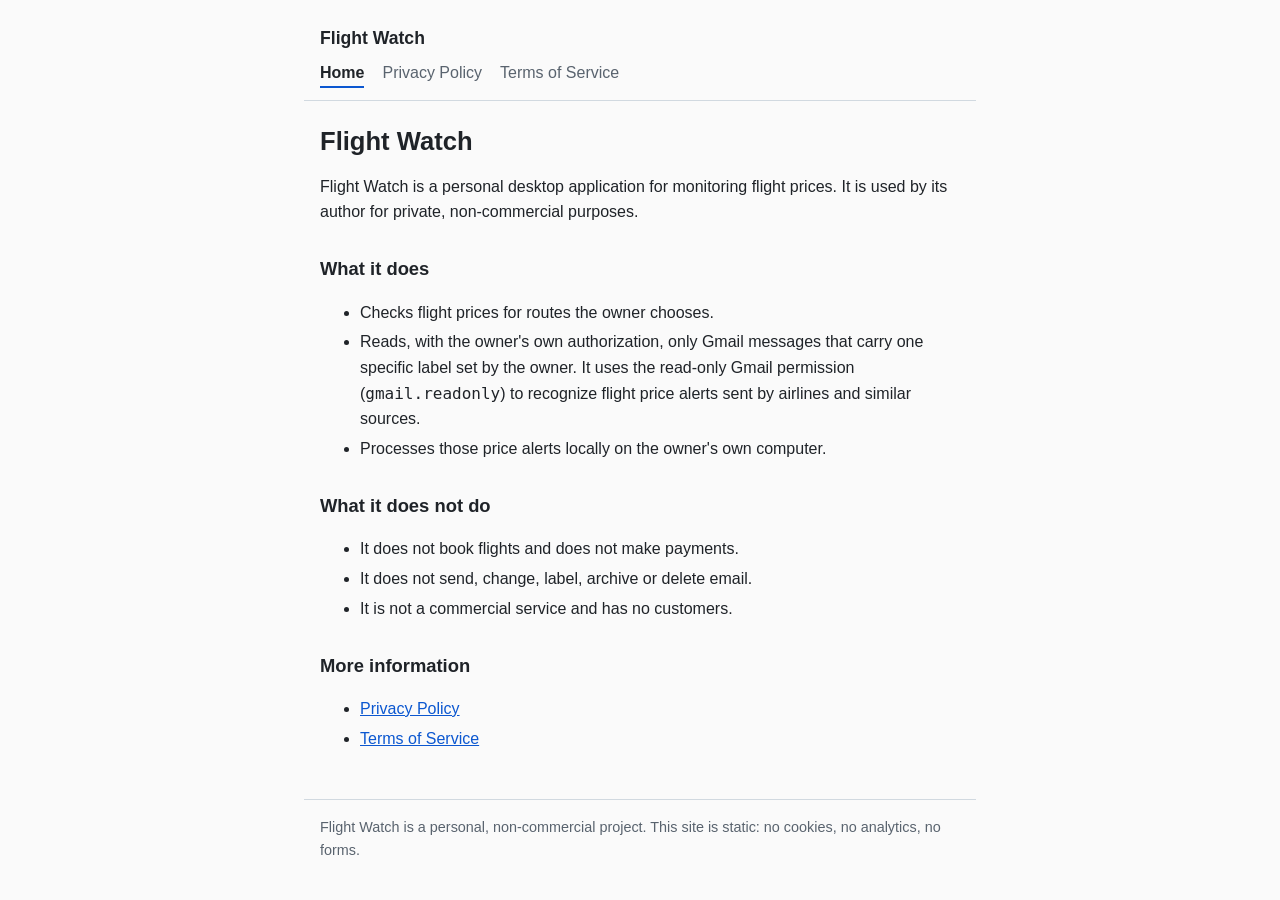
<file: index.html>
<!doctype html>
<html lang="en">
<head>
<meta charset="utf-8">
<meta name="viewport" content="width=device-width, initial-scale=1">
<title>Flight Watch</title>
<meta name="description" content="Flight Watch is a personal, non-commercial desktop app that monitors flight prices and reads Gmail price alerts with read-only access.">
<link rel="stylesheet" href="style.css">
</head>
<body>
<header>
<div class="brand">Flight Watch</div>
<nav aria-label="Main">
<a href="index.html" aria-current="page">Home</a>
<a href="privacy.html">Privacy Policy</a>
<a href="terms.html">Terms of Service</a>
</nav>
</header>
<main>
<h1>Flight Watch</h1>
<p>Flight Watch is a personal desktop application for monitoring flight prices. It is used by its author for private, non-commercial purposes.</p>
<h2>What it does</h2>
<ul>
<li>Checks flight prices for routes the owner chooses.</li>
<li>Reads, with the owner's own authorization, only Gmail messages that carry one specific label set by the owner. It uses the read-only Gmail permission (<code>gmail.readonly</code>) to recognize flight price alerts sent by airlines and similar sources.</li>
<li>Processes those price alerts locally on the owner's own computer.</li>
</ul>
<h2>What it does not do</h2>
<ul>
<li>It does not book flights and does not make payments.</li>
<li>It does not send, change, label, archive or delete email.</li>
<li>It is not a commercial service and has no customers.</li>
</ul>
<h2>More information</h2>
<ul>
<li><a href="privacy.html">Privacy Policy</a></li>
<li><a href="terms.html">Terms of Service</a></li>
</ul>
</main>
<footer>Flight Watch is a personal, non-commercial project. This site is static: no cookies, no analytics, no forms.</footer>
</body>
</html>
</file>
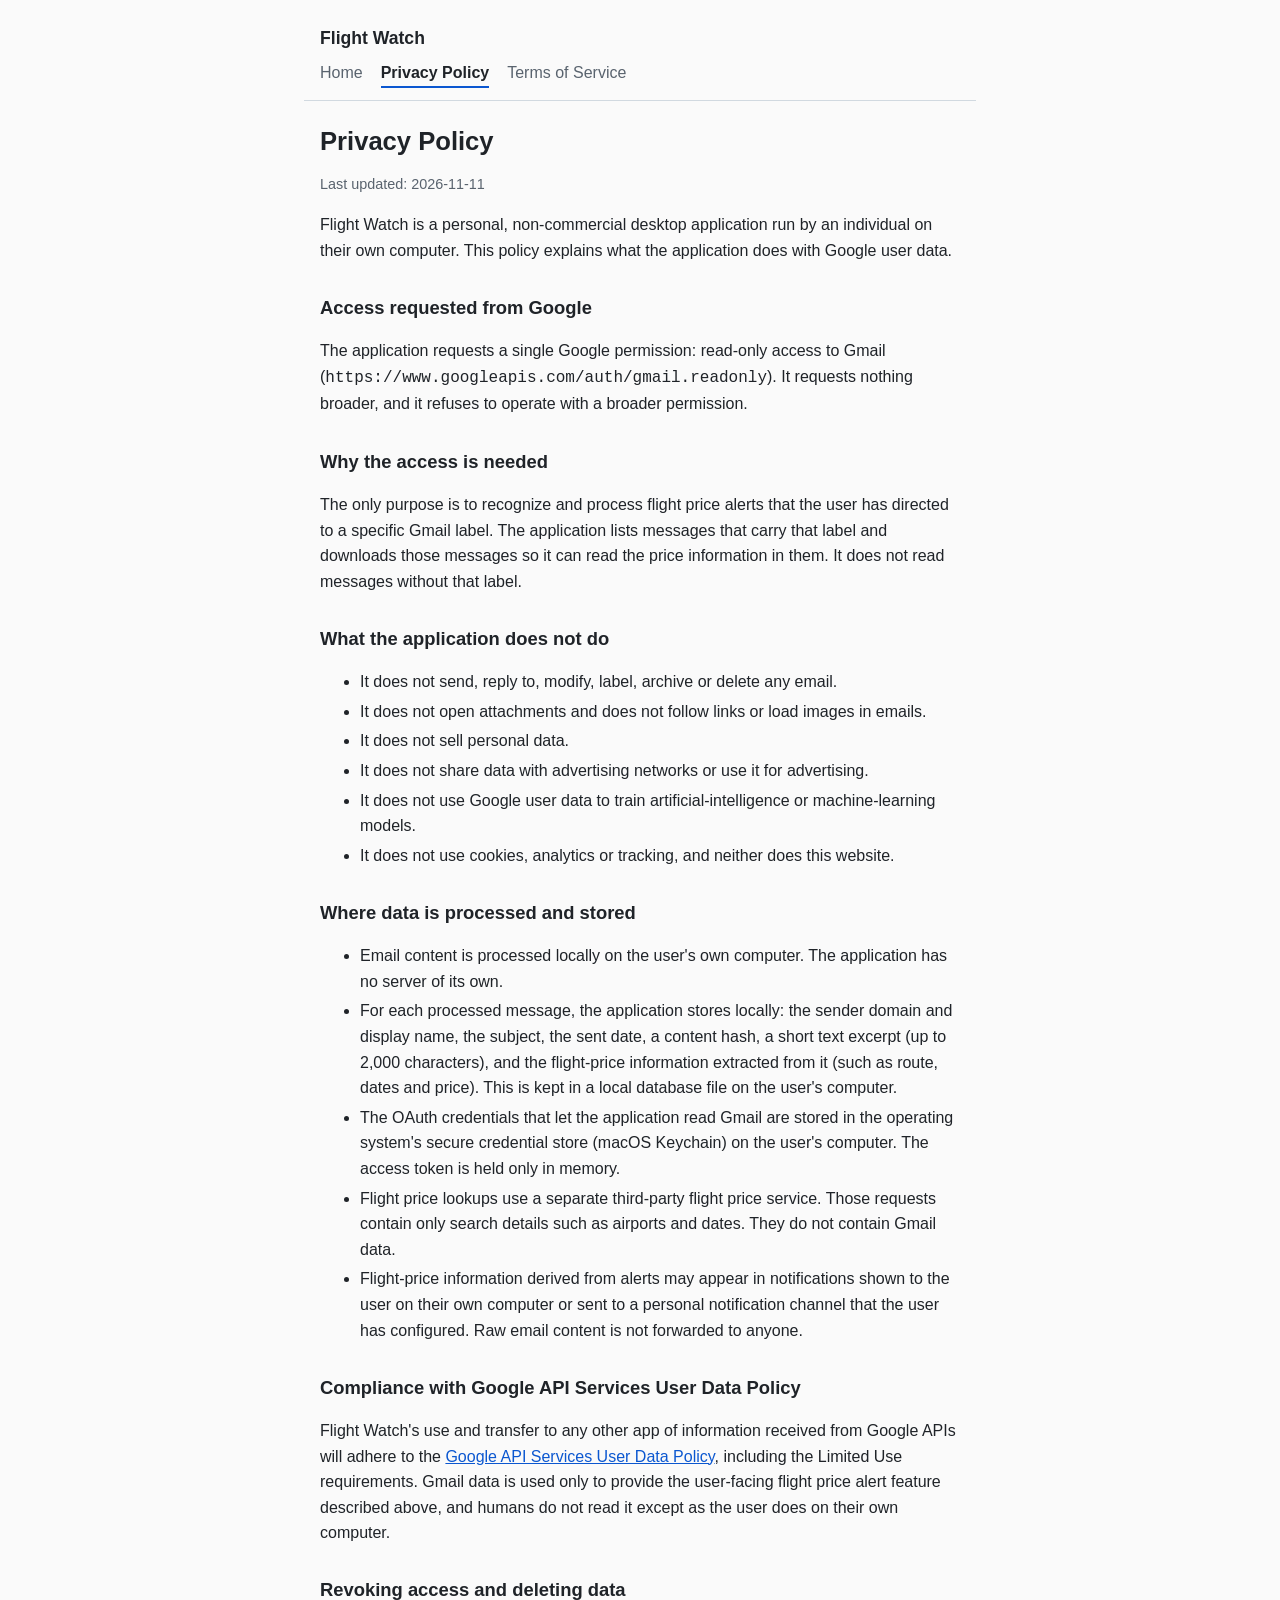
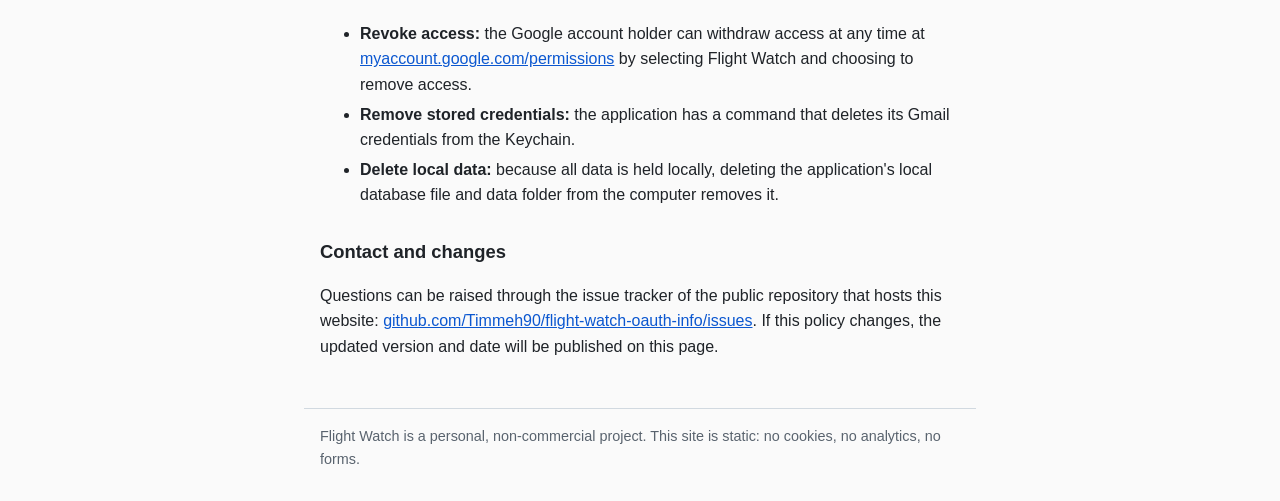
<file: privacy.html>
<!doctype html>
<html lang="en">
<head>
<meta charset="utf-8">
<meta name="viewport" content="width=device-width, initial-scale=1">
<title>Flight Watch Privacy Policy</title>
<meta name="description" content="Privacy Policy for Flight Watch, a personal desktop app that reads Gmail price alerts with read-only access.">
<link rel="stylesheet" href="style.css">
</head>
<body>
<header>
<div class="brand">Flight Watch</div>
<nav aria-label="Main">
<a href="index.html">Home</a>
<a href="privacy.html" aria-current="page">Privacy Policy</a>
<a href="terms.html">Terms of Service</a>
</nav>
</header>
<main>
<h1>Privacy Policy</h1>
<p class="note">Last updated: 2026-11-11</p>
<p>Flight Watch is a personal, non-commercial desktop application run by an individual on their own computer. This policy explains what the application does with Google user data.</p>

<h2>Access requested from Google</h2>
<p>The application requests a single Google permission: read-only access to Gmail (<code>https://www.googleapis.com/auth/gmail.readonly</code>). It requests nothing broader, and it refuses to operate with a broader permission.</p>

<h2>Why the access is needed</h2>
<p>The only purpose is to recognize and process flight price alerts that the user has directed to a specific Gmail label. The application lists messages that carry that label and downloads those messages so it can read the price information in them. It does not read messages without that label.</p>

<h2>What the application does not do</h2>
<ul>
<li>It does not send, reply to, modify, label, archive or delete any email.</li>
<li>It does not open attachments and does not follow links or load images in emails.</li>
<li>It does not sell personal data.</li>
<li>It does not share data with advertising networks or use it for advertising.</li>
<li>It does not use Google user data to train artificial-intelligence or machine-learning models.</li>
<li>It does not use cookies, analytics or tracking, and neither does this website.</li>
</ul>

<h2>Where data is processed and stored</h2>
<ul>
<li>Email content is processed locally on the user's own computer. The application has no server of its own.</li>
<li>For each processed message, the application stores locally: the sender domain and display name, the subject, the sent date, a content hash, a short text excerpt (up to 2,000 characters), and the flight-price information extracted from it (such as route, dates and price). This is kept in a local database file on the user's computer.</li>
<li>The OAuth credentials that let the application read Gmail are stored in the operating system's secure credential store (macOS Keychain) on the user's computer. The access token is held only in memory.</li>
<li>Flight price lookups use a separate third-party flight price service. Those requests contain only search details such as airports and dates. They do not contain Gmail data.</li>
<li>Flight-price information derived from alerts may appear in notifications shown to the user on their own computer or sent to a personal notification channel that the user has configured. Raw email content is not forwarded to anyone.</li>
</ul>

<h2>Compliance with Google API Services User Data Policy</h2>
<p>Flight Watch's use and transfer to any other app of information received from Google APIs will adhere to the <a href="https://developers.google.com/terms/api-services-user-data-policy#additional_requirements_for_specific_api_scopes">Google API Services User Data Policy</a>, including the Limited Use requirements. Gmail data is used only to provide the user-facing flight price alert feature described above, and humans do not read it except as the user does on their own computer.</p>

<h2>Revoking access and deleting data</h2>
<ul>
<li><strong>Revoke access:</strong> the Google account holder can withdraw access at any time at <a href="https://myaccount.google.com/permissions">myaccount.google.com/permissions</a> by selecting Flight Watch and choosing to remove access.</li>
<li><strong>Remove stored credentials:</strong> the application has a command that deletes its Gmail credentials from the Keychain.</li>
<li><strong>Delete local data:</strong> because all data is held locally, deleting the application's local database file and data folder from the computer removes it.</li>
</ul>

<h2>Contact and changes</h2>
<p>Questions can be raised through the issue tracker of the public repository that hosts this website: <a href="https://github.com/Timmeh90/flight-watch-oauth-info/issues">github.com/Timmeh90/flight-watch-oauth-info/issues</a>. If this policy changes, the updated version and date will be published on this page.</p>
</main>
<footer>Flight Watch is a personal, non-commercial project. This site is static: no cookies, no analytics, no forms.</footer>
</body>
</html>
</file>
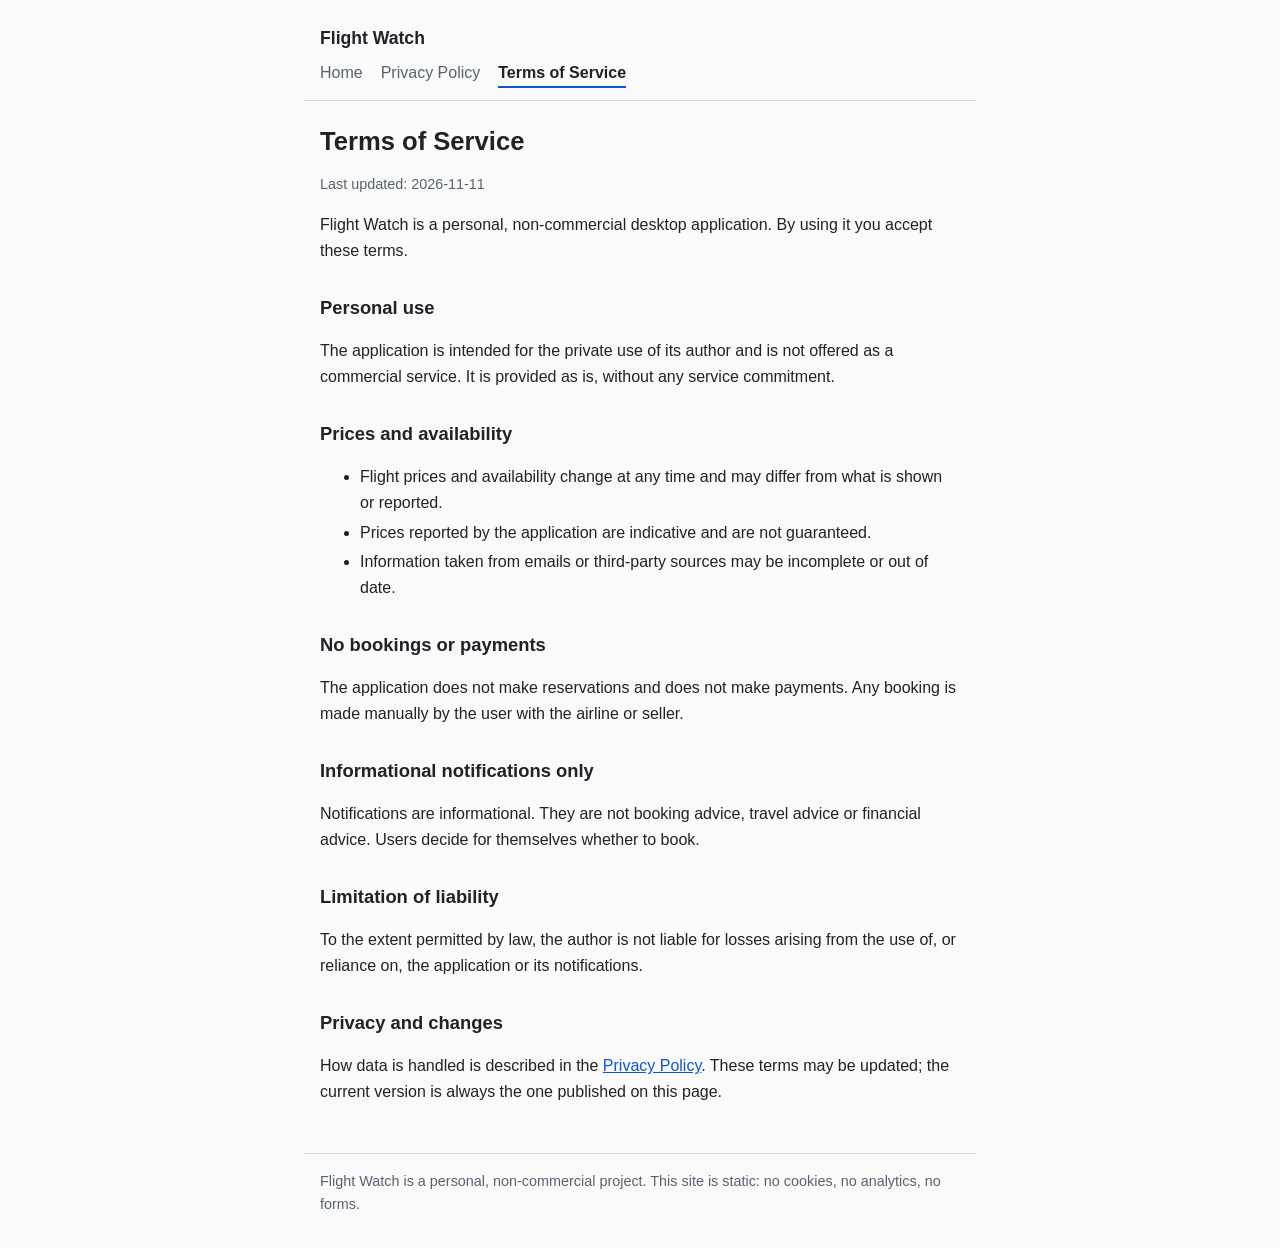
<file: terms.html>
<!doctype html>
<html lang="en">
<head>
<meta charset="utf-8">
<meta name="viewport" content="width=device-width, initial-scale=1">
<title>Flight Watch Terms of Service</title>
<meta name="description" content="Terms of Service for Flight Watch, a personal non-commercial flight price monitoring app.">
<link rel="stylesheet" href="style.css">
</head>
<body>
<header>
<div class="brand">Flight Watch</div>
<nav aria-label="Main">
<a href="index.html">Home</a>
<a href="privacy.html">Privacy Policy</a>
<a href="terms.html" aria-current="page">Terms of Service</a>
</nav>
</header>
<main>
<h1>Terms of Service</h1>
<p class="note">Last updated: 2026-11-11</p>
<p>Flight Watch is a personal, non-commercial desktop application. By using it you accept these terms.</p>

<h2>Personal use</h2>
<p>The application is intended for the private use of its author and is not offered as a commercial service. It is provided as is, without any service commitment.</p>

<h2>Prices and availability</h2>
<ul>
<li>Flight prices and availability change at any time and may differ from what is shown or reported.</li>
<li>Prices reported by the application are indicative and are not guaranteed.</li>
<li>Information taken from emails or third-party sources may be incomplete or out of date.</li>
</ul>

<h2>No bookings or payments</h2>
<p>The application does not make reservations and does not make payments. Any booking is made manually by the user with the airline or seller.</p>

<h2>Informational notifications only</h2>
<p>Notifications are informational. They are not booking advice, travel advice or financial advice. Users decide for themselves whether to book.</p>

<h2>Limitation of liability</h2>
<p>To the extent permitted by law, the author is not liable for losses arising from the use of, or reliance on, the application or its notifications.</p>

<h2>Privacy and changes</h2>
<p>How data is handled is described in the <a href="privacy.html">Privacy Policy</a>. These terms may be updated; the current version is always the one published on this page.</p>
</main>
<footer>Flight Watch is a personal, non-commercial project. This site is static: no cookies, no analytics, no forms.</footer>
</body>
</html>
</file>
<file: style.css>
:root{--bg:#fafafa;--fg:#1f2328;--muted:#59636e;--line:#d1d9e0;--accent:#0b57d0}
@media (prefers-color-scheme:dark){:root{--bg:#16181c;--fg:#e6e8eb;--muted:#9aa3ad;--line:#2c3036;--accent:#8ab4f8}}
*{box-sizing:border-box}
body{margin:0;background:var(--bg);color:var(--fg);font:16px/1.6 -apple-system,BlinkMacSystemFont,"Segoe UI",Roboto,Helvetica,Arial,sans-serif}
header,main,footer{max-width:42rem;margin:0 auto;padding:0 16px}
header{padding-top:24px;padding-bottom:12px;border-bottom:1px solid var(--line)}
header .brand{font-weight:600;font-size:1.1rem}
nav{margin-top:8px;display:flex;flex-wrap:wrap;gap:4px 18px}
nav a{color:var(--muted);text-decoration:none}
nav a[aria-current="page"]{color:var(--fg);font-weight:600;border-bottom:2px solid var(--accent)}
nav a:hover{color:var(--accent)}
main{padding-top:20px;padding-bottom:32px}
h1{font-size:1.6rem;line-height:1.25;margin:.2em 0 .6em}
h2{font-size:1.15rem;margin:1.6em 0 .4em}
a{color:var(--accent)}
li{margin:.25em 0}
.note{color:var(--muted);font-size:.9rem}
footer{padding-top:16px;padding-bottom:32px;border-top:1px solid var(--line);color:var(--muted);font-size:.9rem}
</file>
